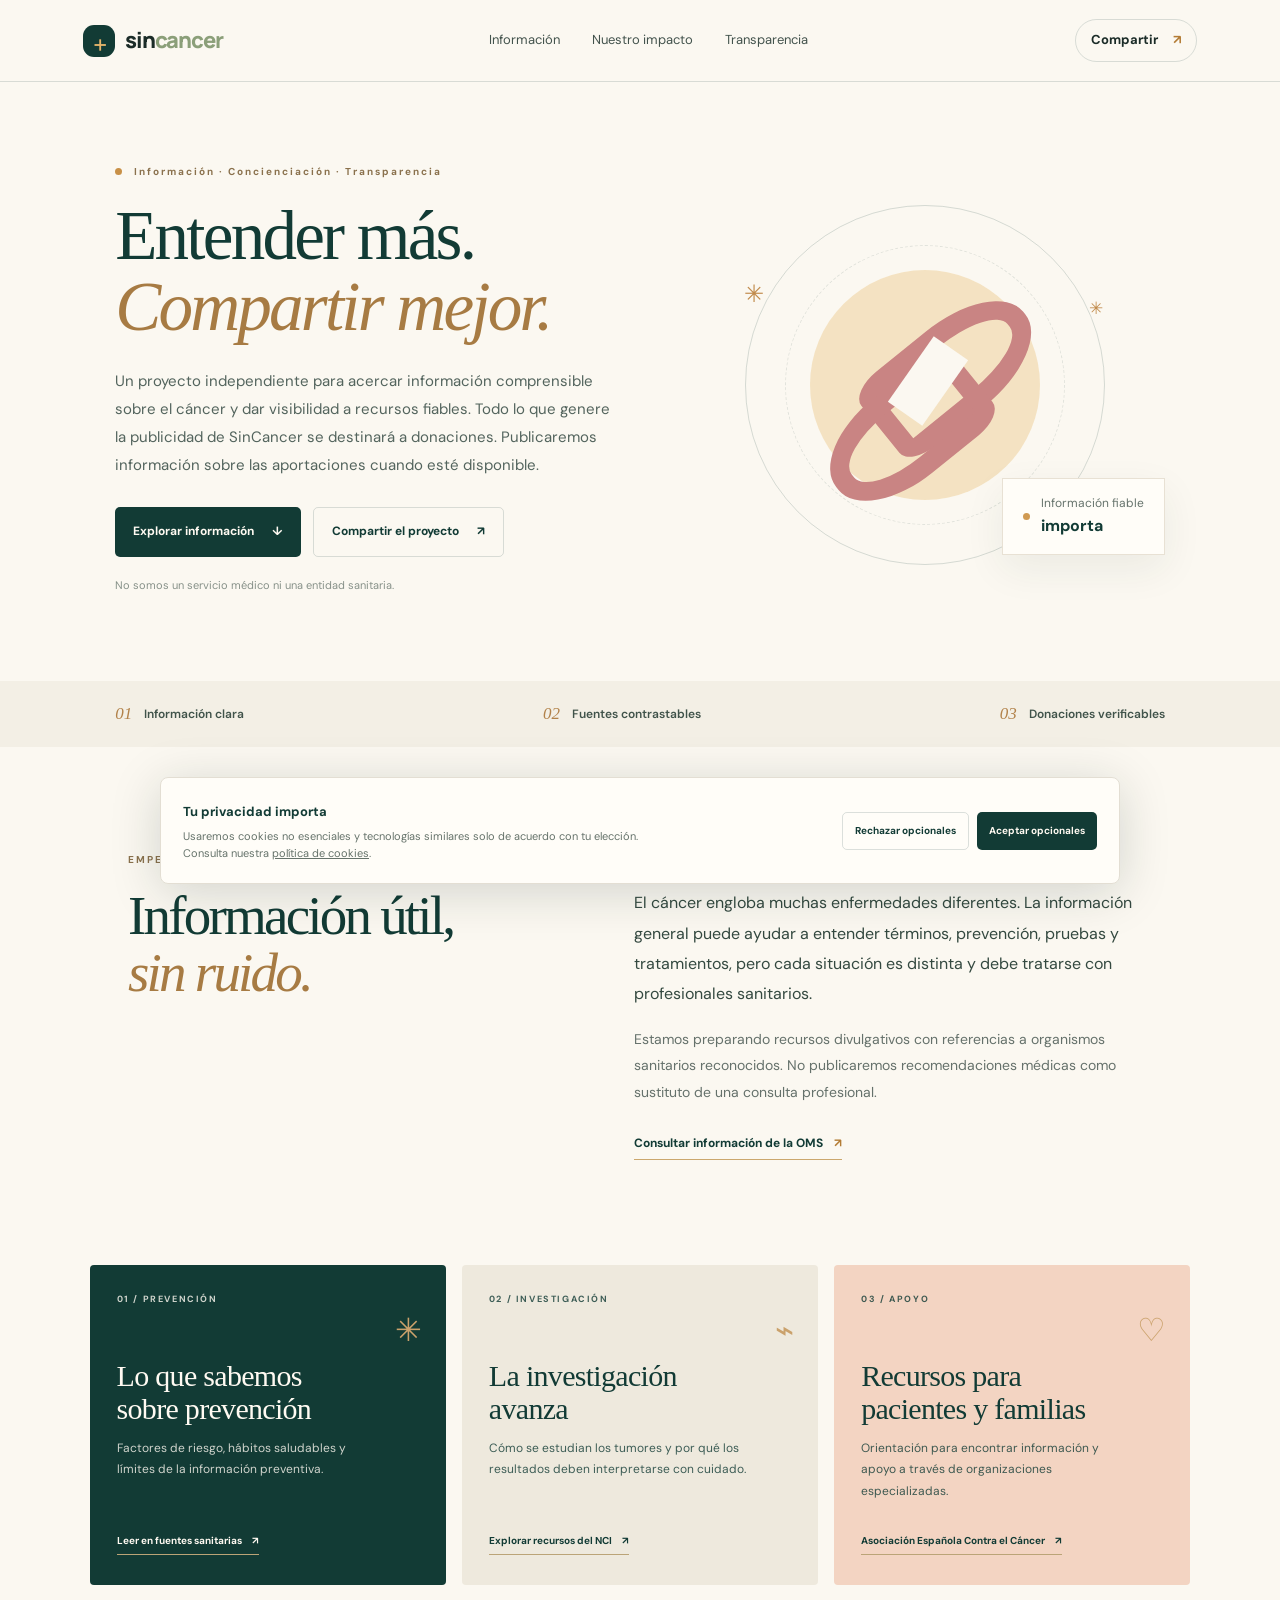
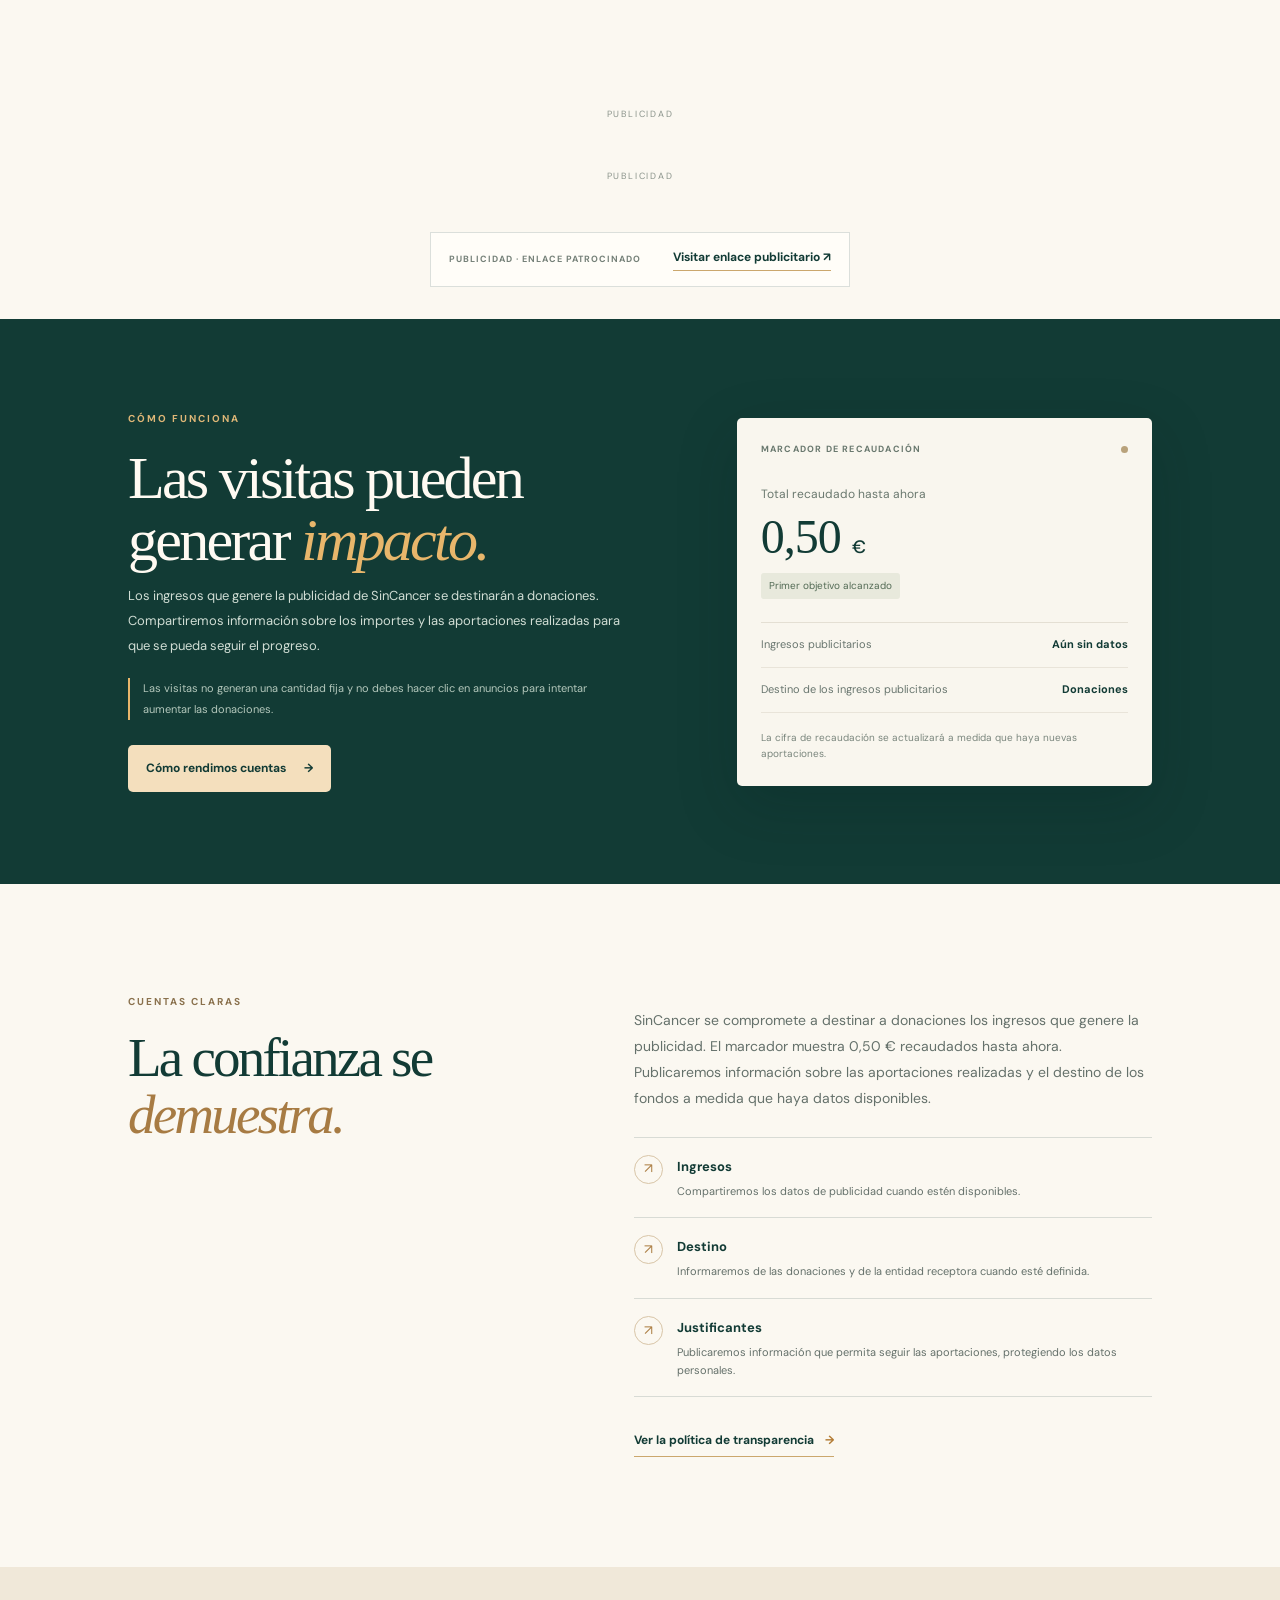
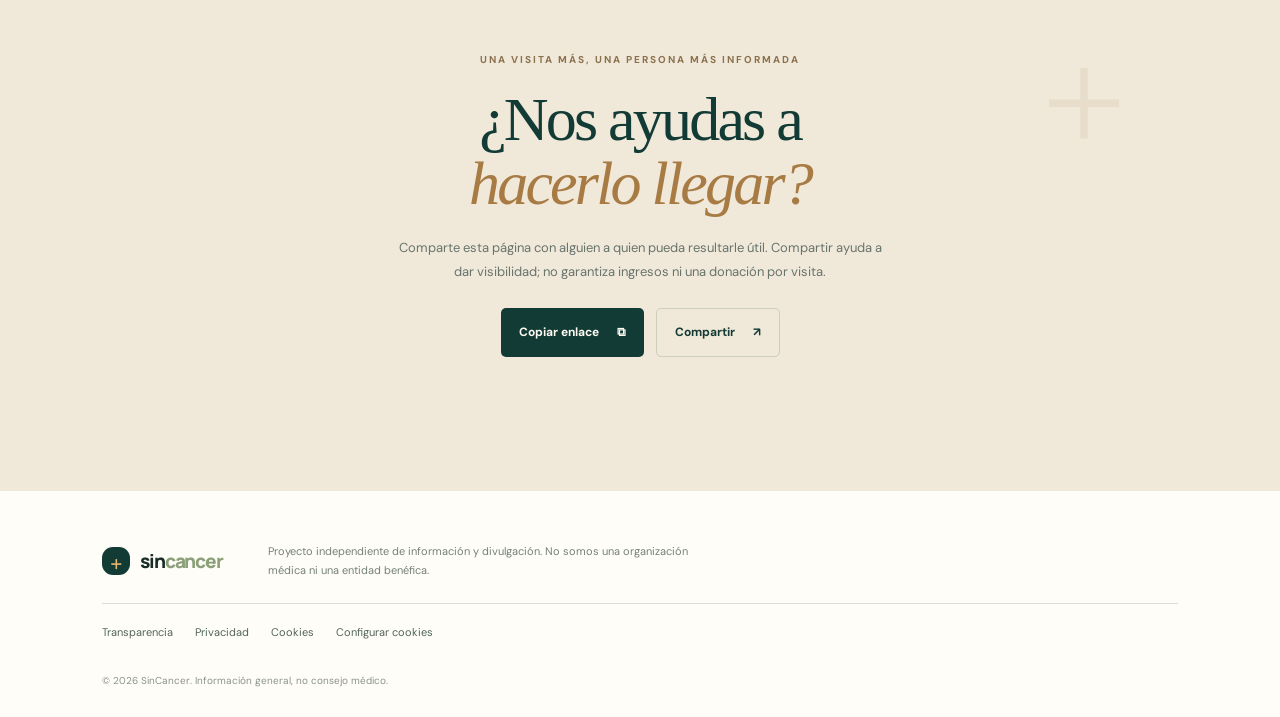
<file: index.html>
<!doctype html>
<html lang="es">
<head>
  <meta charset="utf-8">
  <meta name="viewport" content="width=device-width, initial-scale=1">
  <meta name="theme-color" content="#123b35">
  <meta name="description" content="SinCancer comparte información clara sobre prevención, investigación y recursos relacionados con el cáncer. Los ingresos que genere la publicidad se destinarán a donaciones.">
  <meta property="og:type" content="website">
  <meta property="og:title" content="SinCancer — información que puede ayudar">
  <meta property="og:description" content="Información sobre el cáncer y un compromiso de transparencia con las donaciones.">
  <title>SinCancer — información que puede ayudar</title>
  <link rel="icon" href="data:image/svg+xml,%3Csvg xmlns='http://www.w3.org/2000/svg' viewBox='0 0 100 100'%3E%3Crect width='100' height='100' rx='24' fill='%23123b35'/%3E%3Cpath d='M50 18c-17 0-29 12-29 29 0 22 29 38 29 38s29-16 29-38C79 30 67 18 50 18z' fill='none' stroke='%23e8b66b' stroke-width='7'/%3E%3Cpath d='M34 49h32M50 33v32' stroke='%23fffaf2' stroke-width='7' stroke-linecap='round'/%3E%3C/svg>">
  <link rel="stylesheet" href="styles.css">
</head>
<body>
  <a class="skip-link" href="#contenido">Saltar al contenido</a>
  <header class="site-header">
    <a class="brand" href="#inicio" aria-label="SinCancer, inicio"><span class="brand-mark" aria-hidden="true">+</span><span>sin<span class="brand-accent">cancer</span></span></a>
    <nav aria-label="Navegación principal"><a href="#informacion">Información</a><a href="#impacto">Nuestro impacto</a><a href="#transparencia">Transparencia</a></nav>
    <a class="header-cta" href="#compartir">Compartir <span aria-hidden="true">↗</span></a>
  </header>
  <main id="contenido">
    <section class="hero" id="inicio">
      <div class="hero-copy">
        <p class="eyebrow"><span class="eyebrow-dot"></span> Información · Concienciación · Transparencia</p>
        <h1>Entender más.<br><em>Compartir mejor.</em></h1>
        <p class="hero-intro">Un proyecto independiente para acercar información comprensible sobre el cáncer y dar visibilidad a recursos fiables. Todo lo que genere la publicidad de SinCancer se destinará a donaciones. Publicaremos información sobre las aportaciones cuando esté disponible.</p>
        <div class="hero-actions"><a class="button button-primary" href="#informacion">Explorar información <span aria-hidden="true">↓</span></a><button class="button button-secondary" id="share-hero" type="button">Compartir el proyecto <span aria-hidden="true">↗</span></button></div>
        <p class="small-note">No somos un servicio médico ni una entidad sanitaria.</p>
      </div>
      <div class="hero-art" aria-label="Ilustración decorativa de un lazo de concienciación"><div class="art-orbit orbit-one"></div><div class="art-orbit orbit-two"></div><div class="art-sun"></div><div class="ribbon" aria-hidden="true"><span></span></div><div class="art-caption"><span class="caption-dot"></span><span>Información fiable<br><strong>importa</strong></span></div><span class="art-star star-one">✳</span><span class="art-star star-two">✳</span></div>
    </section>
    <section class="trust-strip" aria-label="Principios del proyecto"><div><span class="strip-icon">01</span><span>Información clara</span></div><div><span class="strip-icon">02</span><span>Fuentes contrastables</span></div><div><span class="strip-icon">03</span><span>Donaciones verificables</span></div></section>
    <section class="section intro-section" id="informacion">
      <div class="section-heading"><p class="eyebrow">EMPEZAR POR LO IMPORTANTE</p><h2>Información útil,<br><em>sin ruido.</em></h2></div>
      <div class="intro-text"><p>El cáncer engloba muchas enfermedades diferentes. La información general puede ayudar a entender términos, prevención, pruebas y tratamientos, pero cada situación es distinta y debe tratarse con profesionales sanitarios.</p><p>Estamos preparando recursos divulgativos con referencias a organismos sanitarios reconocidos. No publicaremos recomendaciones médicas como sustituto de una consulta profesional.</p><a class="text-link" href="https://www.who.int/es/health-topics/cancer" target="_blank" rel="noopener noreferrer">Consultar información de la OMS <span aria-hidden="true">↗</span></a></div>
    </section>
    <section class="topics" aria-label="Temas informativos">
      <article class="topic-card topic-dark"><div class="topic-number">01 / PREVENCIÓN</div><div class="topic-symbol" aria-hidden="true">✳</div><h3>Lo que sabemos<br>sobre prevención</h3><p>Factores de riesgo, hábitos saludables y límites de la información preventiva.</p><a href="https://www.who.int/es/health-topics/cancer" target="_blank" rel="noopener noreferrer">Leer en fuentes sanitarias <span>↗</span></a></article>
      <article class="topic-card topic-light"><div class="topic-number">02 / INVESTIGACIÓN</div><div class="topic-symbol" aria-hidden="true">⌁</div><h3>La investigación<br>avanza</h3><p>Cómo se estudian los tumores y por qué los resultados deben interpretarse con cuidado.</p><a href="https://www.cancer.gov/espanol" target="_blank" rel="noopener noreferrer">Explorar recursos del NCI <span>↗</span></a></article>
      <article class="topic-card topic-peach"><div class="topic-number">03 / APOYO</div><div class="topic-symbol" aria-hidden="true">♡</div><h3>Recursos para<br>pacientes y familias</h3><p>Orientación para encontrar información y apoyo a través de organizaciones especializadas.</p><a href="https://www.contraelcancer.es/" target="_blank" rel="noopener noreferrer">Asociación Española Contra el Cáncer <span>↗</span></a></article>
    </section>

    <section class="ad-section" aria-label="Publicidad">
      <p class="ad-label">PUBLICIDAD</p>
      <div class="ad-slot ad-300x250" data-ad="banner-300x250" aria-label="Espacio publicitario"></div>
    </section>
    <section class="ad-section ad-wide" aria-label="Publicidad">
      <p class="ad-label">PUBLICIDAD</p>
      <div class="ad-slot ad-728x90" data-ad="banner-728x90" aria-label="Espacio publicitario"></div>
      <div class="ad-slot ad-320x50" data-ad="banner-320x50" aria-label="Espacio publicitario"></div>
      <div class="ad-slot ad-native" id="native-ad-slot" aria-label="Publicidad"></div>
      <div class="smartlink-box" aria-label="Publicidad">
        <span>PUBLICIDAD · ENLACE PATROCINADO</span>
        <a href="https://www.profitableratecpmnetwork.com/vtpmjm7xn?key=1a302b22acf124ab07d482bc7db8486a" target="_blank" rel="nofollow sponsored noopener noreferrer">Visitar enlace publicitario ↗</a>
      </div>
    </section>
    <section class="impact-section" id="impacto">
      <div class="impact-copy"><p class="eyebrow eyebrow-light">CÓMO FUNCIONA</p><h2>Las visitas pueden<br>generar <em>impacto.</em></h2><p>Los ingresos que genere la publicidad de SinCancer se destinarán a donaciones. Compartiremos información sobre los importes y las aportaciones realizadas para que se pueda seguir el progreso.</p><p class="impact-caveat">Las visitas no generan una cantidad fija y no debes hacer clic en anuncios para intentar aumentar las donaciones.</p><a class="button button-cream" href="#transparencia">Cómo rendimos cuentas <span aria-hidden="true">→</span></a></div>
      <div class="impact-panel">
        <div class="panel-top"><span>MARCADOR DE RECAUDACIÓN</span><span class="live-dot"></span></div>
        <div class="metric-block"><p>Total recaudado hasta ahora</p><div class="metric-value">0,50 <small>€</small></div><span class="metric-status">Primer objetivo alcanzado</span></div>
        <div class="metric-divider"></div>
        <div class="metric-row"><span>Ingresos publicitarios</span><strong>Aún sin datos</strong></div>
        <div class="metric-row"><span>Destino de los ingresos publicitarios</span><strong>Donaciones</strong></div>
        <div class="panel-foot">La cifra de recaudación se actualizará a medida que haya nuevas aportaciones.</div>
      </div>
    </section>
    <section class="section transparency-section" id="transparencia">
      <div class="section-heading"><p class="eyebrow">CUENTAS CLARAS</p><h2>La confianza se<br><em>demuestra.</em></h2></div>
      <div class="transparency-content"><p>SinCancer se compromete a destinar a donaciones los ingresos que genere la publicidad. El marcador muestra 0,50 € recaudados hasta ahora. Publicaremos información sobre las aportaciones realizadas y el destino de los fondos a medida que haya datos disponibles.</p><div class="transparency-list"><div><span class="check-mark">↗</span><span><strong>Ingresos</strong><small>Compartiremos los datos de publicidad cuando estén disponibles.</small></span></div><div><span class="check-mark">↗</span><span><strong>Destino</strong><small>Informaremos de las donaciones y de la entidad receptora cuando esté definida.</small></span></div><div><span class="check-mark">↗</span><span><strong>Justificantes</strong><small>Publicaremos información que permita seguir las aportaciones, protegiendo los datos personales.</small></span></div></div><a class="text-link" href="transparencia.html">Ver la política de transparencia <span aria-hidden="true">→</span></a></div>
    </section>
    <section class="share-section" id="compartir"><div class="share-decoration" aria-hidden="true">+</div><p class="eyebrow">UNA VISITA MÁS, UNA PERSONA MÁS INFORMADA</p><h2>¿Nos ayudas a<br><em>hacerlo llegar?</em></h2><p>Comparte esta página con alguien a quien pueda resultarle útil. Compartir ayuda a dar visibilidad; no garantiza ingresos ni una donación por visita.</p><div class="share-actions"><button class="button button-primary" id="copy-link" type="button">Copiar enlace <span aria-hidden="true">⧉</span></button><button class="button button-secondary" id="native-share" type="button">Compartir <span aria-hidden="true">↗</span></button></div><p class="share-feedback" id="share-feedback" role="status" aria-live="polite"></p></section>
  </main>
  <footer class="site-footer"><a class="brand footer-brand" href="#inicio"><span class="brand-mark" aria-hidden="true">+</span><span>sin<span class="brand-accent">cancer</span></span></a><p>Proyecto independiente de información y divulgación. No somos una organización médica ni una entidad benéfica.</p><div class="footer-links"><a href="transparencia.html">Transparencia</a><a href="privacidad.html">Privacidad</a><a href="cookies.html">Cookies</a><button id="cookie-settings" type="button">Configurar cookies</button></div><small>© <span id="year"></span> SinCancer. Información general, no consejo médico.</small></footer>
  <div class="cookie-banner" id="cookie-banner" hidden><div><strong>Tu privacidad importa</strong><p>Usaremos cookies no esenciales y tecnologías similares solo de acuerdo con tu elección. Consulta nuestra <a href="cookies.html">política de cookies</a>.</p></div><div class="cookie-actions"><button class="button button-secondary button-small" id="reject-cookies" type="button">Rechazar opcionales</button><button class="button button-primary button-small" id="accept-cookies" type="button">Aceptar opcionales</button></div></div>
  <script src="script.js" defer></script>
</body>
</html>
</file>
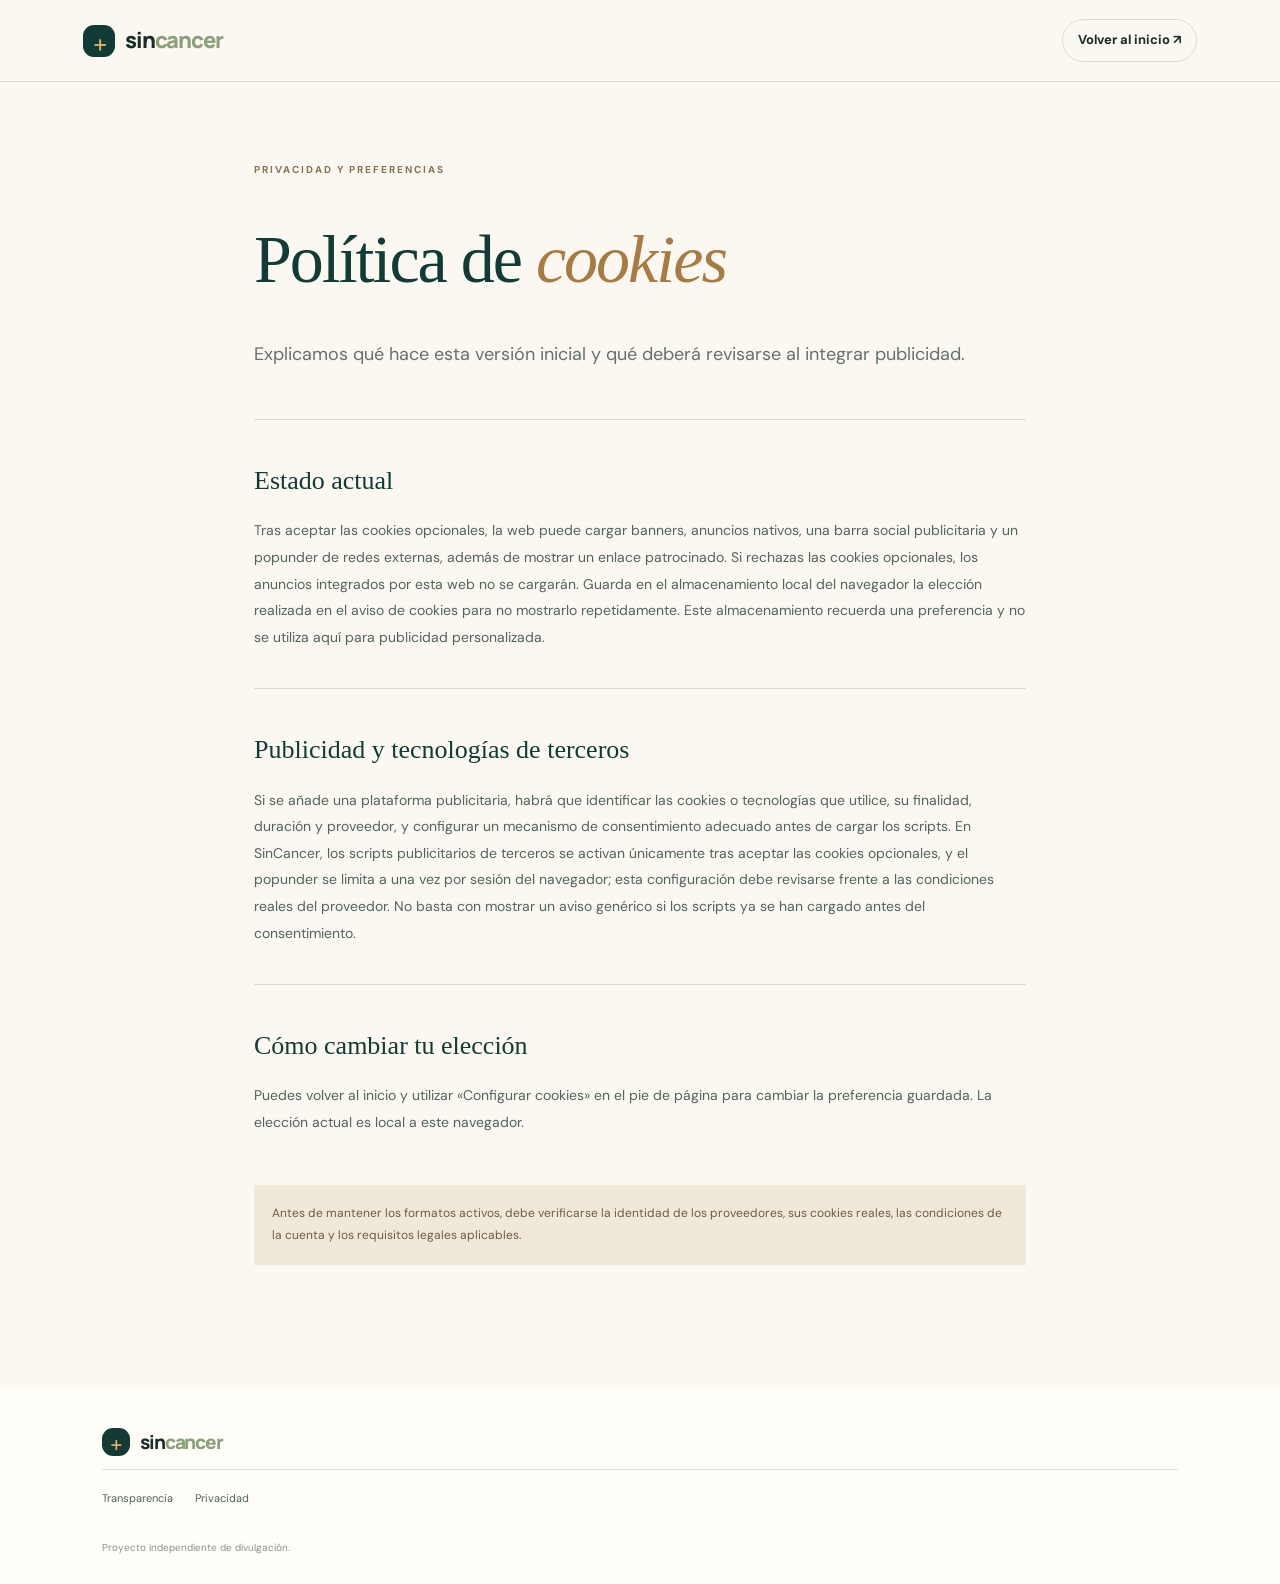
<file: cookies.html>
<!doctype html>
<html lang="es"><head><meta charset="utf-8"><meta name="viewport" content="width=device-width,initial-scale=1"><meta name="description" content="Información sobre cookies y preferencias en SinCancer."><meta name="theme-color" content="#123b35"><title>Cookies — SinCancer</title><link rel="stylesheet" href="styles.css"></head><body><header class="site-header"><a class="brand" href="index.html"><span class="brand-mark" aria-hidden="true">+</span><span>sin<span class="brand-accent">cancer</span></span></a><a class="header-cta" href="index.html">Volver al inicio ↗</a></header><main class="legal-main"><p class="eyebrow">PRIVACIDAD Y PREFERENCIAS</p><h1>Política de <em>cookies</em></h1><p class="legal-lead">Explicamos qué hace esta versión inicial y qué deberá revisarse al integrar publicidad.</p><section><h2>Estado actual</h2><p>Tras aceptar las cookies opcionales, la web puede cargar banners, anuncios nativos, una barra social publicitaria y un popunder de redes externas, además de mostrar un enlace patrocinado. Si rechazas las cookies opcionales, los anuncios integrados por esta web no se cargarán. Guarda en el almacenamiento local del navegador la elección realizada en el aviso de cookies para no mostrarlo repetidamente. Este almacenamiento recuerda una preferencia y no se utiliza aquí para publicidad personalizada.</p></section><section><h2>Publicidad y tecnologías de terceros</h2><p>Si se añade una plataforma publicitaria, habrá que identificar las cookies o tecnologías que utilice, su finalidad, duración y proveedor, y configurar un mecanismo de consentimiento adecuado antes de cargar los scripts. En SinCancer, los scripts publicitarios de terceros se activan únicamente tras aceptar las cookies opcionales, y el popunder se limita a una vez por sesión del navegador; esta configuración debe revisarse frente a las condiciones reales del proveedor. No basta con mostrar un aviso genérico si los scripts ya se han cargado antes del consentimiento.</p></section><section><h2>Cómo cambiar tu elección</h2><p>Puedes volver al inicio y utilizar «Configurar cookies» en el pie de página para cambiar la preferencia guardada. La elección actual es local a este navegador.</p></section><p class="legal-note">Antes de mantener los formatos activos, debe verificarse la identidad de los proveedores, sus cookies reales, las condiciones de la cuenta y los requisitos legales aplicables.</p></main><footer class="site-footer"><a class="brand footer-brand" href="index.html"><span class="brand-mark">+</span><span>sin<span class="brand-accent">cancer</span></span></a><div class="footer-links"><a href="transparencia.html">Transparencia</a><a href="privacidad.html">Privacidad</a></div><small>Proyecto independiente de divulgación.</small></footer><style>.legal-main{max-width:820px;margin:0 auto;padding:80px 24px 110px}.legal-main h1{font:500 clamp(42px,6vw,68px)/1.05 Georgia,serif;color:#123b35;letter-spacing:-2px}.legal-main h1 em{color:#a77b43}.legal-lead{font-size:18px;color:#65716b;margin:22px 0 50px}.legal-main section{padding:24px 0;border-top:1px solid rgba(18,59,53,.15)}.legal-main h2{font:500 26px Georgia,serif;color:#123b35}.legal-main section p{font-size:14px;line-height:1.9;color:#53645d}.legal-note{background:#f0e8d9;padding:18px;font-size:12px;color:#6d5c43;line-height:1.8}</style></body></html>
</file>
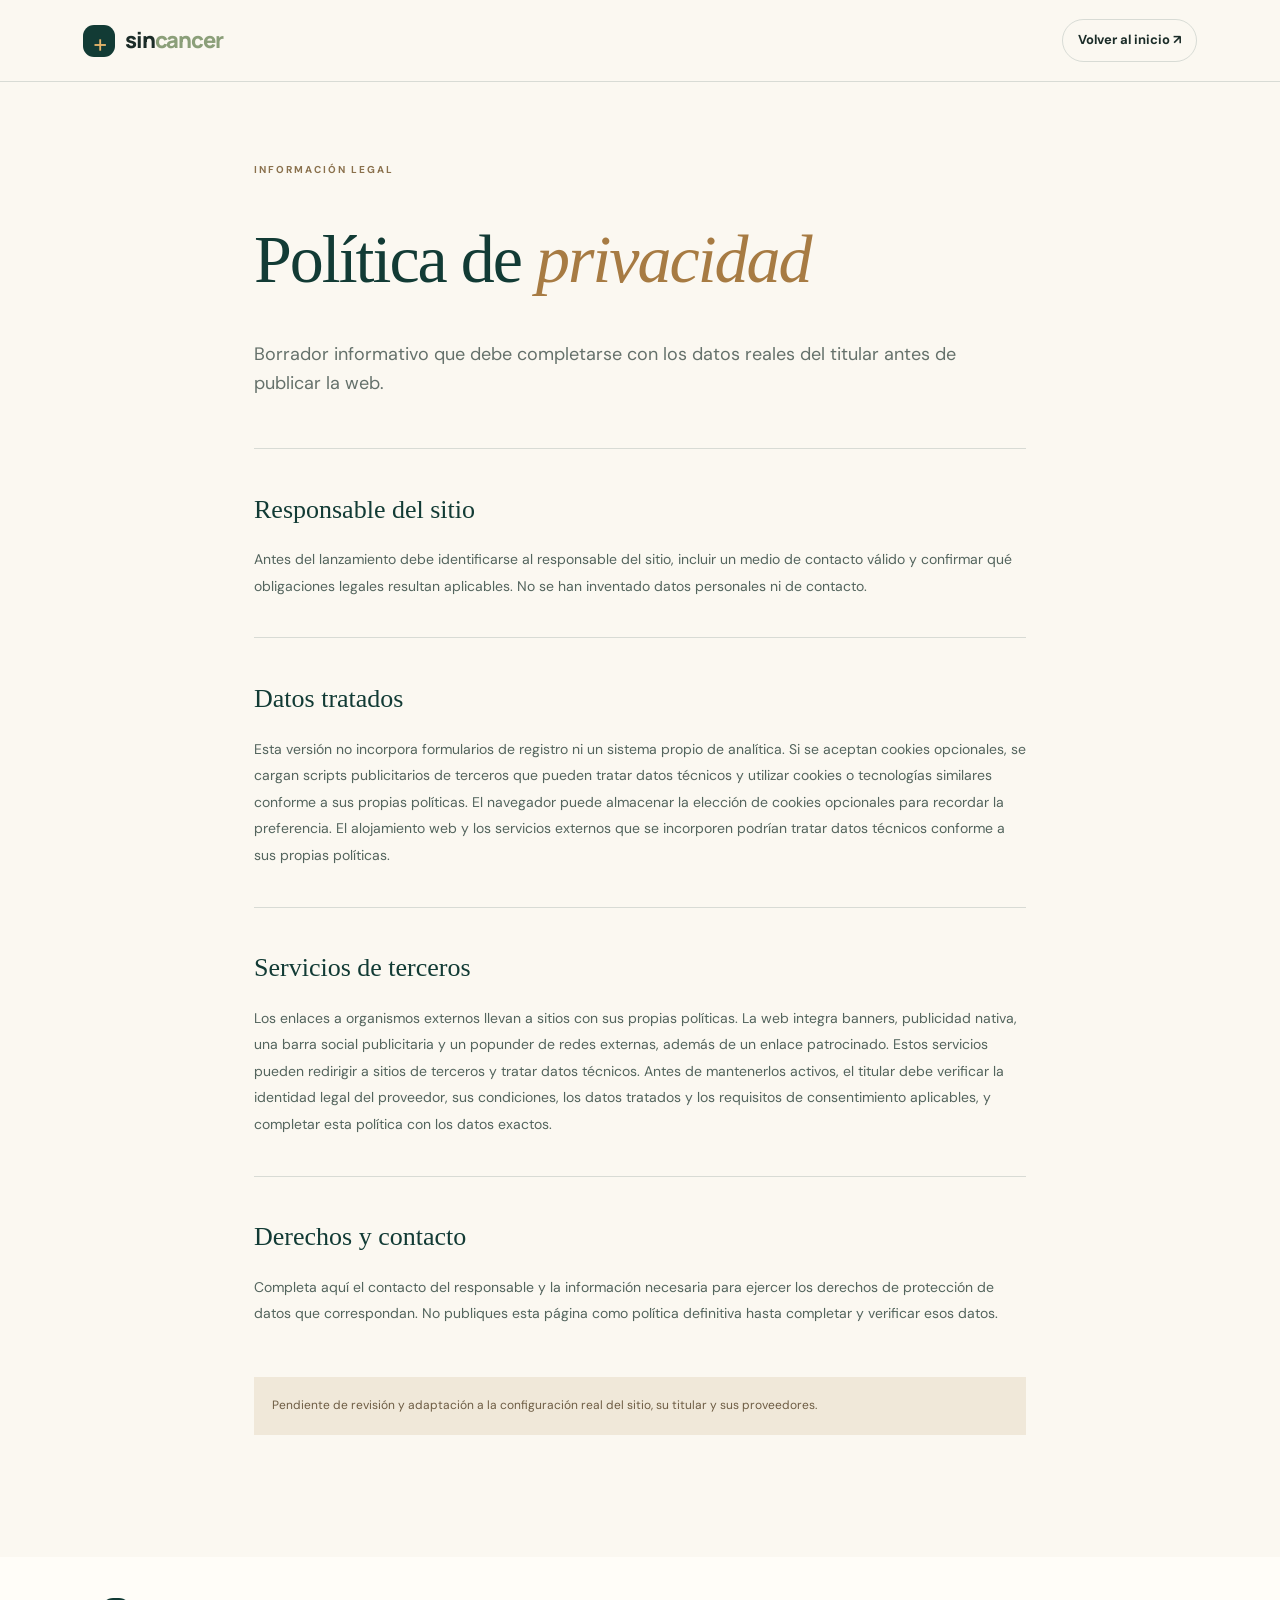
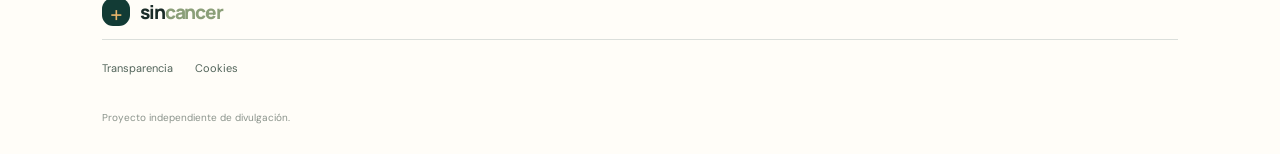
<file: privacidad.html>
<!doctype html>
<html lang="es"><head><meta charset="utf-8"><meta name="viewport" content="width=device-width,initial-scale=1"><meta name="description" content="Información sobre privacidad en SinCancer."><meta name="theme-color" content="#123b35"><title>Privacidad — SinCancer</title><link rel="stylesheet" href="styles.css"></head><body><header class="site-header"><a class="brand" href="index.html"><span class="brand-mark" aria-hidden="true">+</span><span>sin<span class="brand-accent">cancer</span></span></a><a class="header-cta" href="index.html">Volver al inicio ↗</a></header><main class="legal-main"><p class="eyebrow">INFORMACIÓN LEGAL</p><h1>Política de <em>privacidad</em></h1><p class="legal-lead">Borrador informativo que debe completarse con los datos reales del titular antes de publicar la web.</p><section><h2>Responsable del sitio</h2><p>Antes del lanzamiento debe identificarse al responsable del sitio, incluir un medio de contacto válido y confirmar qué obligaciones legales resultan aplicables. No se han inventado datos personales ni de contacto.</p></section><section><h2>Datos tratados</h2><p>Esta versión no incorpora formularios de registro ni un sistema propio de analítica. Si se aceptan cookies opcionales, se cargan scripts publicitarios de terceros que pueden tratar datos técnicos y utilizar cookies o tecnologías similares conforme a sus propias políticas. El navegador puede almacenar la elección de cookies opcionales para recordar la preferencia. El alojamiento web y los servicios externos que se incorporen podrían tratar datos técnicos conforme a sus propias políticas.</p></section><section><h2>Servicios de terceros</h2><p>Los enlaces a organismos externos llevan a sitios con sus propias políticas. La web integra banners, publicidad nativa, una barra social publicitaria y un popunder de redes externas, además de un enlace patrocinado. Estos servicios pueden redirigir a sitios de terceros y tratar datos técnicos. Antes de mantenerlos activos, el titular debe verificar la identidad legal del proveedor, sus condiciones, los datos tratados y los requisitos de consentimiento aplicables, y completar esta política con los datos exactos.</p></section><section><h2>Derechos y contacto</h2><p>Completa aquí el contacto del responsable y la información necesaria para ejercer los derechos de protección de datos que correspondan. No publiques esta página como política definitiva hasta completar y verificar esos datos.</p></section><p class="legal-note">Pendiente de revisión y adaptación a la configuración real del sitio, su titular y sus proveedores.</p></main><footer class="site-footer"><a class="brand footer-brand" href="index.html"><span class="brand-mark">+</span><span>sin<span class="brand-accent">cancer</span></span></a><div class="footer-links"><a href="transparencia.html">Transparencia</a><a href="cookies.html">Cookies</a></div><small>Proyecto independiente de divulgación.</small></footer><style>.legal-main{max-width:820px;margin:0 auto;padding:80px 24px 110px}.legal-main h1{font:500 clamp(42px,6vw,68px)/1.05 Georgia,serif;color:#123b35;letter-spacing:-2px}.legal-main h1 em{color:#a77b43}.legal-lead{font-size:18px;color:#65716b;margin:22px 0 50px}.legal-main section{padding:24px 0;border-top:1px solid rgba(18,59,53,.15)}.legal-main h2{font:500 26px Georgia,serif;color:#123b35}.legal-main section p{font-size:14px;line-height:1.9;color:#53645d}.legal-note{background:#f0e8d9;padding:18px;font-size:12px;color:#6d5c43;line-height:1.8}</style></body></html>
</file>
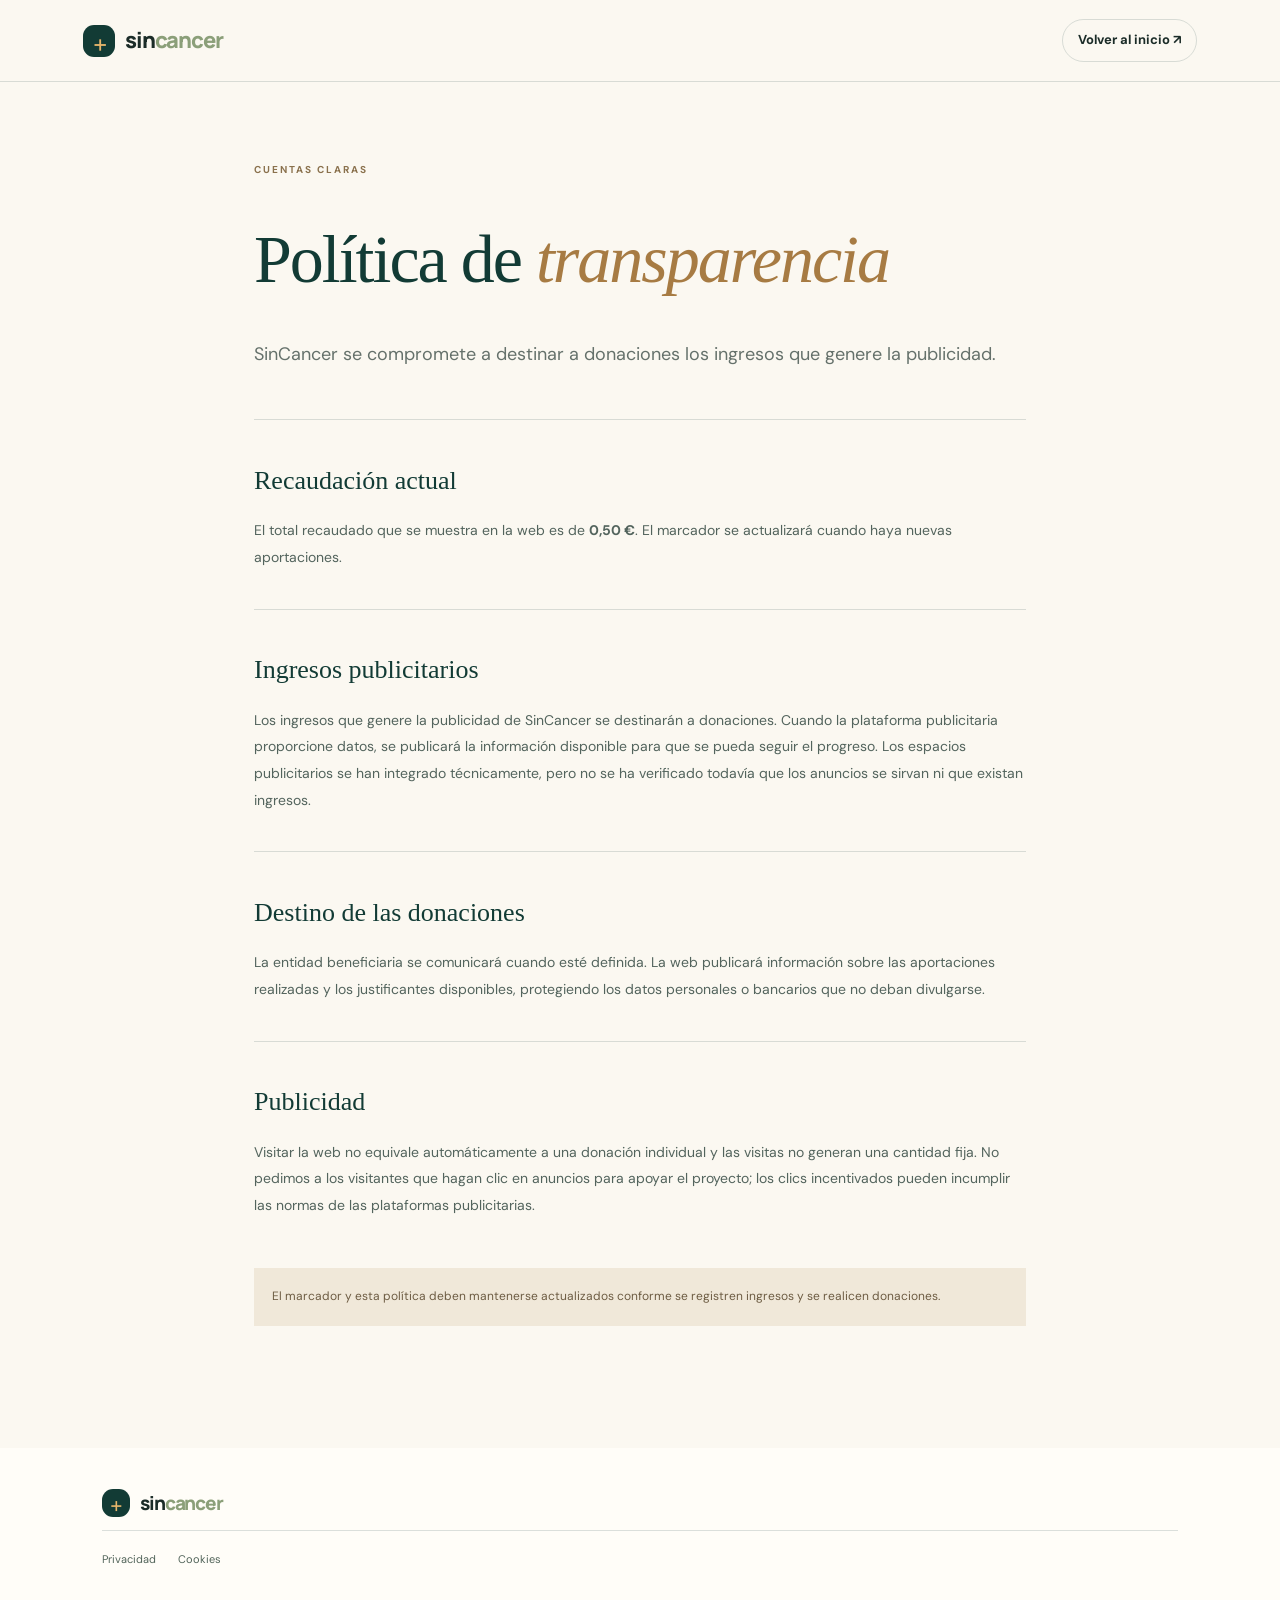
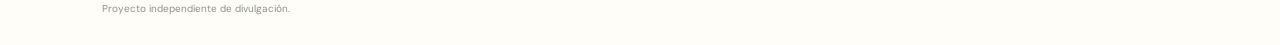
<file: transparencia.html>
<!doctype html>
<html lang="es"><head><meta charset="utf-8"><meta name="viewport" content="width=device-width,initial-scale=1"><meta name="description" content="Cómo SinCancer informa de la recaudación y el destino de los ingresos publicitarios."><meta name="theme-color" content="#123b35"><title>Transparencia — SinCancer</title><link rel="stylesheet" href="styles.css"></head>
<body><header class="site-header"><a class="brand" href="index.html"><span class="brand-mark" aria-hidden="true">+</span><span>sin<span class="brand-accent">cancer</span></span></a><a class="header-cta" href="index.html">Volver al inicio ↗</a></header>
<main class="legal-main"><p class="eyebrow">CUENTAS CLARAS</p><h1>Política de <em>transparencia</em></h1><p class="legal-lead">SinCancer se compromete a destinar a donaciones los ingresos que genere la publicidad.</p>
<section><h2>Recaudación actual</h2><p>El total recaudado que se muestra en la web es de <strong>0,50 €</strong>. El marcador se actualizará cuando haya nuevas aportaciones.</p></section>
<section><h2>Ingresos publicitarios</h2><p>Los ingresos que genere la publicidad de SinCancer se destinarán a donaciones. Cuando la plataforma publicitaria proporcione datos, se publicará la información disponible para que se pueda seguir el progreso. Los espacios publicitarios se han integrado técnicamente, pero no se ha verificado todavía que los anuncios se sirvan ni que existan ingresos.</p></section>
<section><h2>Destino de las donaciones</h2><p>La entidad beneficiaria se comunicará cuando esté definida. La web publicará información sobre las aportaciones realizadas y los justificantes disponibles, protegiendo los datos personales o bancarios que no deban divulgarse.</p></section>
<section><h2>Publicidad</h2><p>Visitar la web no equivale automáticamente a una donación individual y las visitas no generan una cantidad fija. No pedimos a los visitantes que hagan clic en anuncios para apoyar el proyecto; los clics incentivados pueden incumplir las normas de las plataformas publicitarias.</p></section>
<p class="legal-note">El marcador y esta política deben mantenerse actualizados conforme se registren ingresos y se realicen donaciones.</p></main>
<footer class="site-footer"><a class="brand footer-brand" href="index.html"><span class="brand-mark">+</span><span>sin<span class="brand-accent">cancer</span></span></a><div class="footer-links"><a href="privacidad.html">Privacidad</a><a href="cookies.html">Cookies</a></div><small>Proyecto independiente de divulgación.</small></footer>
<style>.legal-main{max-width:820px;margin:0 auto;padding:80px 24px 110px}.legal-main h1{font:500 clamp(42px,6vw,68px)/1.05 Georgia,serif;color:#123b35;letter-spacing:-2px}.legal-main h1 em{color:#a77b43}.legal-lead{font-size:18px;color:#65716b;margin:22px 0 50px}.legal-main section{padding:24px 0;border-top:1px solid rgba(18,59,53,.15)}.legal-main h2{font:500 26px Georgia,serif;color:#123b35}.legal-main section p{font-size:14px;line-height:1.9;color:#53645d}.legal-note{background:#f0e8d9;padding:18px;font-size:12px;color:#6d5c43;line-height:1.8}</style></body></html>
</file>
<file: styles.css>
@import url('https://fonts.googleapis.com/css2?family=DM+Sans:wght@400;500;600;700&family=Manrope:wght@400;500;600;700;800&display=swap');
:root{--green:#123b35;--green2:#1d5148;--cream:#fbf8f1;--paper:#f3efe5;--peach:#f3d4c2;--gold:#e8b66b;--ink:#1b2c28;--muted:#64716b;--line:rgba(18,59,53,.15);--serif:Georgia,'Times New Roman',serif}
*{box-sizing:border-box}html{scroll-behavior:smooth;scroll-padding-top:90px}body{margin:0;background:var(--cream);color:var(--ink);font-family:'DM Sans',Arial,sans-serif;line-height:1.6}a{color:inherit;text-decoration:none}button{font:inherit;cursor:pointer}.skip-link{position:absolute;left:-9999px;top:8px;background:#fff;padding:10px;z-index:20}.skip-link:focus{left:8px}.site-header{height:82px;padding:0 6.5%;display:flex;align-items:center;justify-content:space-between;border-bottom:1px solid var(--line);background:rgba(251,248,241,.94);position:sticky;top:0;z-index:10;backdrop-filter:blur(12px)}.brand{display:inline-flex;align-items:center;gap:10px;font-family:Manrope,sans-serif;font-size:22px;font-weight:800;letter-spacing:-1.2px}.brand-mark{display:grid;place-items:center;width:32px;height:32px;background:var(--green);color:var(--gold);border-radius:11px;font-size:25px;font-weight:500}.brand-accent{color:#8b9f79}.site-header nav{display:flex;gap:32px;font-size:13px;color:#43534d}.site-header nav a:hover,.footer-links a:hover{color:#b37c35}.header-cta{border:1px solid var(--line);padding:10px 15px;border-radius:30px;font-size:13px;font-weight:700}.header-cta span{margin-left:12px;color:#b37c35}.hero{min-height:590px;padding:82px 9% 76px;display:grid;grid-template-columns:1.05fr .95fr;align-items:center;gap:4%;overflow:hidden}.hero-copy{max-width:590px}.eyebrow{font-size:10px;letter-spacing:2px;font-weight:700;color:#8a714d;margin:0 0 20px}.eyebrow-dot,.caption-dot,.live-dot{display:inline-block;width:7px;height:7px;border-radius:50%;background:#c89047;margin-right:8px}.hero h1,.section h2,.impact-section h2,.share-section h2{font:500 clamp(48px,5.4vw,76px)/1.03 var(--serif);letter-spacing:-2.8px;margin:0;color:var(--green)}h1 em,h2 em{font-weight:400;color:#a77b43}.hero-intro{max-width:500px;color:#53645d;font-size:15px;line-height:1.85;margin:26px 0 28px}.hero-actions,.share-actions{display:flex;gap:12px;flex-wrap:wrap}.button{border:0;border-radius:5px;padding:14px 18px;display:inline-flex;align-items:center;justify-content:center;gap:18px;font-size:12px;font-weight:700;transition:transform .2s,background .2s}.button:hover{transform:translateY(-2px)}.button-primary{background:var(--green);color:#fffaf2}.button-primary:hover{background:var(--green2)}.button-secondary{background:transparent;border:1px solid var(--line);color:var(--green)}.button-secondary:hover{background:#f0eadf}.small-note{font-size:11px;color:#879189;margin-top:20px}.hero-art{height:390px;position:relative;display:grid;place-items:center}.art-orbit{position:absolute;border:1px solid rgba(18,59,53,.16);border-radius:50%;width:360px;height:360px}.orbit-two{width:280px;height:280px;border-style:dashed;opacity:.7}.art-sun{position:absolute;width:230px;height:230px;border-radius:50%;background:#f1d7a9;opacity:.65}.ribbon{position:relative;width:112px;height:240px;transform:rotate(37deg);z-index:2}.ribbon:before,.ribbon:after{content:"";position:absolute;left:22px;top:0;width:55px;height:145px;border:20px solid #c98483;border-radius:48% 48% 18% 18%;transform:rotate(14deg);background:transparent}.ribbon:after{left:22px;top:83px;height:135px;transform:rotate(194deg);border-color:#c98483}.ribbon span{position:absolute;left:35px;top:75px;width:42px;height:80px;background:var(--cream);z-index:2;transform:rotate(-2deg)}.art-caption{position:absolute;right:0;bottom:25px;background:#fffdf8;box-shadow:0 14px 40px #183b3012;border:1px solid #e8e1d4;padding:15px 20px;display:flex;align-items:center;font-size:12px;color:#66736c;gap:3px;z-index:3}.art-caption strong{color:var(--green);font-size:16px}.caption-dot{background:#d09a52}.art-star{position:absolute;color:#c18b4c;font-size:24px}.star-one{left:12%;top:22%}.star-two{right:13%;top:27%;font-size:17px}.trust-strip{background:var(--paper);padding:23px 9%;display:flex;justify-content:space-between;gap:20px}.trust-strip>div{display:flex;align-items:center;gap:12px;font-size:12px;font-weight:600;color:#40534a}.strip-icon{font:italic 17px var(--serif);color:#b2824a}.section{padding:105px 10%;display:grid;grid-template-columns:.9fr 1.1fr;gap:8%;align-items:start}.section h2{font-size:clamp(40px,4.3vw,58px)}.intro-text{padding-top:20px;max-width:590px;color:#65716b;font-size:14px;line-height:1.9}.intro-text p:first-child{color:#344940;font-size:16px}.text-link{display:inline-block;margin-top:12px;color:var(--green);font-size:12px;font-weight:700;border-bottom:1px solid #cba76d;padding-bottom:5px}.text-link span{margin-left:8px;color:#b37c35}.topics{padding:0 7% 100px;display:grid;grid-template-columns:repeat(3,1fr);gap:16px}.topic-card{padding:27px 27px 30px;min-height:320px;position:relative;display:flex;flex-direction:column;align-items:flex-start;border-radius:4px}.topic-dark{background:var(--green);color:#fffaf2}.topic-light{background:#eee9dd;color:var(--green)}.topic-peach{background:var(--peach);color:var(--green)}.topic-number{font-size:9px;letter-spacing:1.6px;font-weight:700;opacity:.8}.topic-symbol{position:absolute;right:24px;top:40px;font-size:32px;color:#caa16b}.topic-card h3{font:500 30px/1.1 var(--serif);letter-spacing:-.7px;margin:52px 0 13px}.topic-card p{font-size:12px;line-height:1.8;opacity:.8;max-width:260px;margin:0 0 24px}.topic-card a{font-size:10px;font-weight:700;margin-top:auto;border-bottom:1px solid #bba477;padding-bottom:5px}.topic-card a span{margin-left:8px}.impact-section{background:var(--green);color:#f9f4e9;padding:92px 10%;display:grid;grid-template-columns:1fr .82fr;gap:10%;align-items:center}.eyebrow-light{color:#dfb777}.impact-section h2{color:#fffaf2;font-size:clamp(42px,4.7vw,62px)}.impact-section h2 em{color:#e8b66b}.impact-copy>p:not(.eyebrow){font-size:13px;line-height:1.9;color:#d0ddd4;max-width:520px}.impact-caveat{font-size:11px!important;color:#b4c8bc!important;border-left:2px solid #e8b66b;padding-left:13px;margin:20px 0 25px}.button-cream{background:#f4dfbd;color:var(--green)}.impact-panel{background:#f9f6ee;color:var(--green);padding:24px;border-radius:5px;box-shadow:0 20px 60px #071f1b35}.panel-top{display:flex;justify-content:space-between;align-items:center;font-size:9px;letter-spacing:1.2px;font-weight:700;color:#69786e}.live-dot{margin:0;background:#b9a27b}.metric-block{padding:29px 0 23px}.metric-block p{font-size:12px;color:#6a786e;margin:0 0 6px}.metric-value{font:500 48px/1.1 var(--serif);letter-spacing:-1px}.metric-value small{font:500 18px 'DM Sans',sans-serif}.metric-status{display:inline-block;margin-top:10px;padding:5px 8px;background:#e8e9dc;border-radius:3px;font-size:10px;color:#526a54}.metric-divider{height:1px;background:#e4dfd3}.metric-row{display:flex;justify-content:space-between;gap:15px;padding:13px 0;border-bottom:1px solid #e9e4d9;font-size:11px}.metric-row span{color:#69766f}.metric-row strong{font-weight:700}.panel-foot{font-size:10px;color:#7a867d;line-height:1.6;margin-top:17px}.transparency-section{padding-top:110px;padding-bottom:110px}.transparency-content{max-width:590px;color:#65716b;font-size:14px;line-height:1.85}.transparency-list{margin:25px 0 20px;border-top:1px solid var(--line)}.transparency-list>div{display:flex;gap:14px;padding:17px 0;border-bottom:1px solid var(--line)}.check-mark{width:29px;height:29px;flex:0 0 29px;border:1px solid #d8c5a7;border-radius:50%;display:grid;place-items:center;color:#ad8047}.transparency-list strong,.transparency-list small{display:block}.transparency-list strong{color:var(--green);font-size:13px}.transparency-list small{font-size:11px;line-height:1.6;margin-top:4px}.share-section{text-align:center;background:#f0e8d9;padding:85px 20px 90px;position:relative;overflow:hidden}.share-decoration{position:absolute;right:12%;top:15px;font-size:150px;color:#dfd3bd;font-family:var(--serif);opacity:.5}.share-section .eyebrow{position:relative}.share-section h2{position:relative;font-size:clamp(43px,5vw,62px)}.share-section>p:not(.eyebrow):not(.share-feedback){max-width:500px;margin:20px auto 25px;font-size:13px;line-height:1.8;color:#68746d}.share-actions{justify-content:center}.share-feedback{min-height:20px;font-size:12px;color:var(--green)}.site-footer{padding:40px 8% 28px;display:grid;grid-template-columns:auto 1fr;gap:12px 45px;align-items:center;background:#fffdf8}.footer-brand{font-size:19px}.footer-brand .brand-mark{width:28px;height:28px;font-size:22px}.site-footer>p{max-width:430px;font-size:11px;line-height:1.7;color:#748078}.footer-links{grid-column:1/-1;display:flex;gap:22px;flex-wrap:wrap;padding:20px 0;border-top:1px solid var(--line);font-size:11px;color:#52645a}.footer-links button{background:none;border:0;padding:0;color:inherit;font-size:11px}.site-footer>small{grid-column:1/-1;color:#8a938b;font-size:10px}.cookie-banner{position:fixed;z-index:30;bottom:16px;left:16px;right:16px;max-width:960px;margin:auto;background:#fffdf8;box-shadow:0 8px 50px #0b241f2b;border:1px solid #e3ded3;border-radius:8px;padding:20px 22px;display:flex;align-items:center;justify-content:space-between;gap:20px}.cookie-banner[hidden]{display:none}.cookie-banner strong{font-size:13px;color:var(--green)}.cookie-banner p{margin:4px 0 0;font-size:11px;color:#66736b;max-width:500px}.cookie-banner p a{text-decoration:underline}.cookie-actions{display:flex;gap:8px;flex-wrap:wrap}.button-small{padding:10px 12px;font-size:10px}
@media(max-width:800px){.site-header{height:70px;padding:0 5%}.site-header nav{display:none}.hero{padding:58px 7% 55px;grid-template-columns:1fr;gap:15px}.hero h1{font-size:58px}.hero-art{height:300px;max-width:500px;width:100%;margin:auto}.art-orbit{width:280px;height:280px}.orbit-two{width:220px;height:220px}.art-sun{width:180px;height:180px}.ribbon{transform:scale(.8) rotate(37deg)}.trust-strip{padding:20px 7%;flex-wrap:wrap;justify-content:flex-start;gap:15px 25px}.section{padding:75px 7%;grid-template-columns:1fr;gap:25px}.intro-text{padding-top:0}.topics{padding:0 5% 70px;grid-template-columns:1fr;gap:12px}.topic-card{min-height:260px}.topic-card h3{margin-top:35px}.impact-section{padding:70px 7%;grid-template-columns:1fr;gap:35px}.transparency-section{padding-top:75px;padding-bottom:75px}.site-footer{padding:32px 6%;grid-template-columns:1fr;gap:10px}.site-footer>p{margin:0}.footer-links{grid-column:auto;gap:15px}.site-footer>small{grid-column:auto}.cookie-banner{align-items:flex-start;flex-direction:column}.cookie-actions{width:100%}.cookie-actions .button{flex:1}}@media(max-width:420px){.brand{font-size:19px}.header-cta{font-size:11px;padding:8px 10px}.hero h1{font-size:48px}.hero-intro{font-size:14px}.hero-actions .button{width:100%}.trust-strip>div{font-size:11px}.cookie-actions{flex-direction:column}.cookie-actions .button{width:100%}}@media(prefers-reduced-motion:reduce){html{scroll-behavior:auto}*,*:before,*:after{transition:none!important;animation:none!important}}

/* Espacios publicitarios: no se muestran hasta aceptar cookies opcionales. */
.ad-section{padding:22px 16px 34px;text-align:center;background:var(--cream)}
.ad-label{font-size:9px;letter-spacing:1.8px;color:#8a938b;margin:0 0 9px}
.ad-slot{margin:0 auto;display:flex;justify-content:center;align-items:center;max-width:100%;overflow:hidden}
.ad-300x250{width:300px;min-height:0}
.ad-728x90{width:728px}
.ad-320x50{width:320px;display:none}
.ad-wide{padding-top:4px;padding-bottom:32px}
@media(max-width:600px){.ad-728x90{display:none}.ad-320x50{display:flex;width:320px}.ad-section{padding-left:10px;padding-right:10px}}

/* Additional ad formats */
.ad-native{width:100%;max-width:100%;min-height:0;margin-top:18px}
.smartlink-box{margin:22px auto 0;max-width:420px;padding:15px 18px;border:1px solid var(--line);background:#fffdf8;display:flex;align-items:center;justify-content:space-between;gap:16px;text-align:left}
.smartlink-box span{font-size:9px;letter-spacing:1px;color:#758078;font-weight:700}
.smartlink-box a{font-size:12px;color:var(--green);font-weight:700;border-bottom:1px solid #cba76d;padding-bottom:3px;white-space:nowrap}
@media(max-width:420px){.smartlink-box{flex-direction:column;align-items:flex-start}.smartlink-box a{white-space:normal}}
</file>
